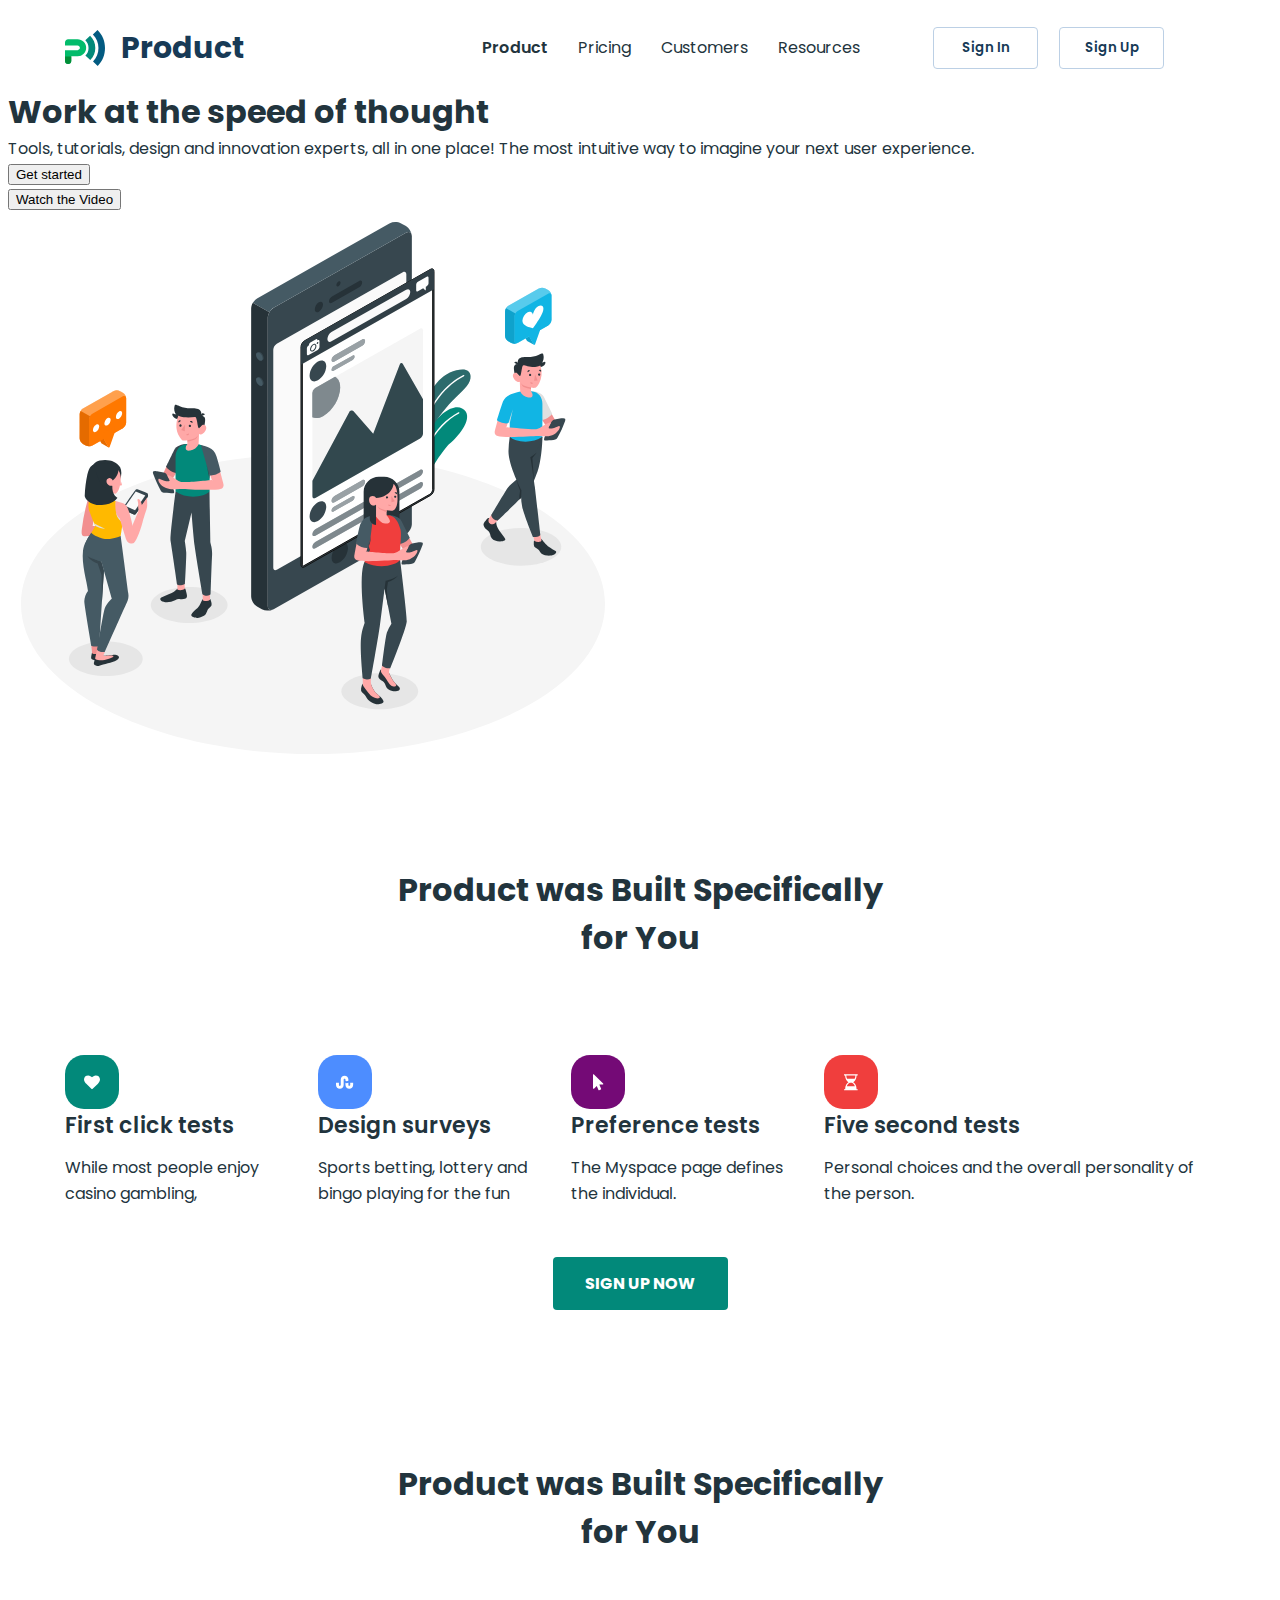
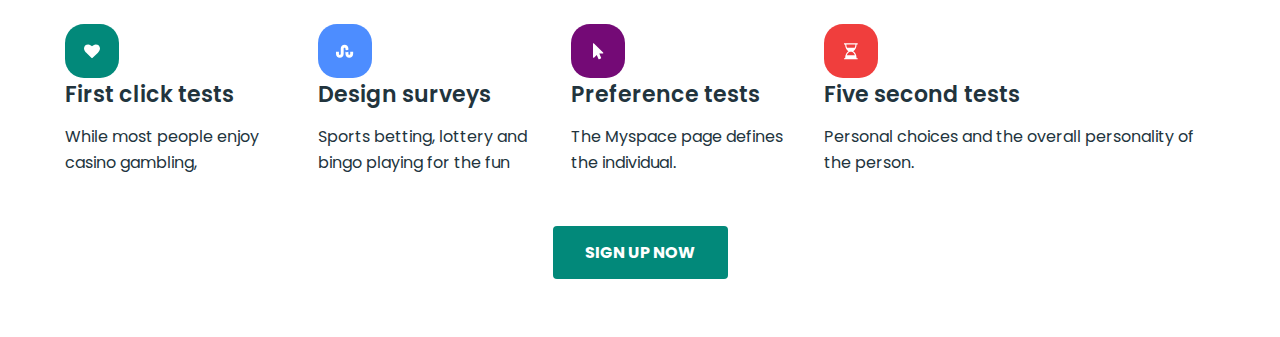
<file: index.html>
<!DOCTYPE html>
<html lang="en">

<head>
  <meta charset="UTF-8">
  <meta name="viewport" content="width=device-width, initial-scale=1.0">
  <title>Business promotion</title>
  <link rel="stylesheet" href="https://cdnjs.cloudflare.com/ajax/libs/modern-normalize/3.0.1/modern-normalize.min.css"
    integrity="sha512-q6WgHqiHlKyOqslT/lgBgodhd03Wp4BEqKeW6nNtlOY4quzyG3VoQKFrieaCeSnuVseNKRGpGeDU3qPmabCANg=="
    crossorigin="anonymous" referrerpolicy="no-referrer" />
  <link rel="preconnect" href="https://fonts.googleapis.com">
  <link rel="preconnect" href="https://fonts.gstatic.com" crossorigin>
  <link
    href="https://fonts.googleapis.com/css2?family=Inter:ital,opsz,wght@0,14..32,100..900;1,14..32,100..900&family=Montserrat:ital,wght@0,100..900;1,100..900&family=Poppins:wght@400;500;600;700&family=Roboto:ital,wght@400;500;700;900&display=swap"
    rel="stylesheet">
  <link rel="stylesheet" href="./css/styles.css">
</head>

<body>
  <!-- HEADER -->
  <header class="header">
    <div class="container header-container">
      <a class="header-logo" href="./index.html">
        <img src="./images/logo.svg" alt="Logo" width="40" height="36">
        Product
      </a>
      <nav class="header-nav">

        <ul class="header-nav-list">
          <li class="header-nav-item"><a class="header-nav-link current" href="./index.html">Product</a></li>
          <li class="header-nav-item"><a class="header-nav-link" href="">Pricing</a></li>
          <li class="header-nav-item"><a class="header-nav-link" href="./customers.html">Customers</a></li>
          <li class="header-nav-item"><a class="header-nav-link" href="">Resources</a></li>
        </ul>

      </nav>

      <ul class="header-btn-list">
        <li class="header-btn-item"><button class="header-btn" type="button">Sign In</button></li>
        <li class="header-btn-item"><button class="header-btn" type="button">Sign Up</button></li>
      </ul>

    </div>
  </header>

  <main>
    <!-- HERO SECTION  -->

    <section>
      <h1>Work at the speed of thought</h1>
      <p>Tools, tutorials, design and innovation experts, all in one place! The most intuitive way to imagine your next
        user experience.</p>
      <ul>
        <li><button type="button">Get started</button></li>
        <li><button type="button">Watch the Video</button></li>
      </ul>
      <img src="./images/hero-img.svg" alt="hero img" width="610" height="555">
    </section>


    <section class="product">
      <div class="container">
        <h2 class="product-title">Product was Built Specifically for You</h2>
        <ul class="product-list">
          <li class="product-item">
            <div class="product-icon-box">
              <svg width="11" height="18">
                <use href="./images/icons.svg#icon-cursor"></use>
              </svg>
            </div>
            <h3 class="product-item-title">First click tests</h3>
            <p class="product-item-text">While most people enjoy casino gambling,</p>
          </li>
          <li class="product-item">
            <div class="product-icon-box">
              <svg width="18" height="18">
                <use href="./images/icons.svg#icon-wave"></use>
              </svg>
            </div>
            <h3 class="product-item-title">Design surveys</h3>
            <p class="product-item-text">Sports betting, lottery and bingo playing for the fun</p>
          </li>
          <li class="product-item">
            <div class="product-icon-box">
              <svg width="16" height="18">
                <use href="./images/icons.svg#icon-heart"></use>
              </svg>
            </div>
            <h3 class="product-item-title">Preference tests</h3>
            <p class="product-item-text">The Myspace page defines the individual.</p>
          </li>
          <li class="product-item">
            <div class="product-icon-box">
              <svg width="14" height="18">
                <use href="./images/icons.svg#icon-clock"></use>
              </svg>
            </div>
            <h3 class="product-item-title">Five second tests</h3>
            <p class="product-item-text">Personal choices and the overall personality of the person. </p>
          </li>
        </ul>
        <button type="button" class="product-btn">sign up now</button>
      </div>
    </section>

    <section class="product">
      <div class="container">
        <h2 class="product-title">Product was Built Specifically for You</h2>
        <ul class="product-list">
          <li class="product-item">

            <h3 class="product-item-title">First click tests</h3>
            <p class="product-item-text">While most people enjoy casino gambling,</p>
          </li>
          <li class="product-item">

            <h3 class="product-item-title">Design surveys</h3>
            <p class="product-item-text">Sports betting, lottery and bingo playing for the fun</p>
          </li>
          <li class="product-item">

            <h3 class="product-item-title">Preference tests</h3>
            <p class="product-item-text">The Myspace page defines the individual.</p>
          </li>
          <li class="product-item">

            <h3 class="product-item-title">Five second tests</h3>
            <p class="product-item-text">Personal choices and the overall personality of the person. </p>
          </li>
        </ul>
        <button type="button" class="product-btn">sign up now</button>
      </div>
    </section>

    <!-- <section>
     <div class="container">
        <h2></h2>
        <p></p>
        <ul>
          <li>
            <h3></h3>
            <p></p>
            <h4></h4>
            <ul>
              <li></li>
              <li></li>
              <li></li>
            </ul>
            <button type="button"></button>
          </li>
          <li></li>
          <li></li>
        </ul>
     </div>
    </section> -->
  </main>

  <footer></footer>
</body>

</html>
</file>
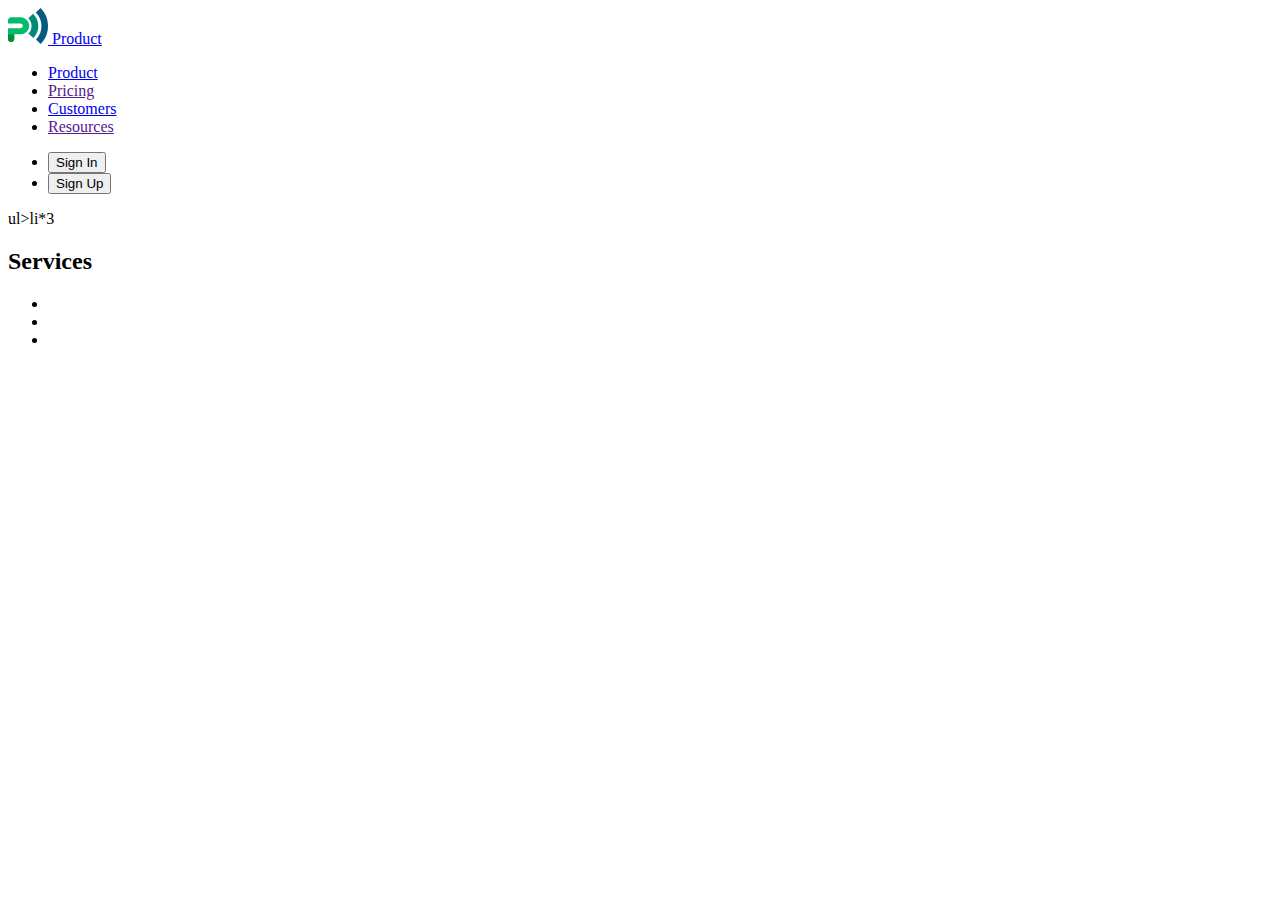
<file: customers.html>
<!DOCTYPE html>
<html lang="en">
<head>
  <meta charset="UTF-8">
  <meta name="viewport" content="width=device-width, initial-scale=1.0">
  <title>Business promotion - Customers</title>
</head>
<body>
  <header>
    <a href="./index.html">
      <img src="./images/logo.svg" alt="Logo" width="40" height="36">
      Product
    </a>
    <nav>
      <ul>
        <li><a href="./index.html">Product</a></li>
        <li><a href="">Pricing</a></li>
        <li><a href="./customers.html">Customers</a></li>
        <li><a href="">Resources</a></li>
      </ul>
    </nav>
    <ul>
      <li><button type="button">Sign In</button></li>
      <li><button type="button">Sign Up</button></li>
    </ul>
  </header>

  ul>li*3
</body>
</html>

<section>
  <h2>Services</h2>
  <ul>
    <li></li>
    <li></li>
    <li></li>
  </ul>
</section>
</file>
<file: css/styles.css>
body {
        font-family: "Poppins", sans-serif;
        color: #22343d;
        background-color: #fff;
}

ul,
ol {
        list-style: none;
        padding-left: 0;
        margin: 0;
}

a {
        text-decoration: none;
        color: inherit;
}

h1,
h2,
h3,
h4,
h5,
h6,
p {
        margin: 0;
}

button {
        cursor: pointer;
}

img {
        display: block;
}

.container {
        width: 1150px;
        padding: 0 20px;
        margin: 0 auto;
}

/* HEADER  */

.header {
}

.header-container {
        display: flex;
        align-items: center;
}
.header-logo {
        display: flex;
        align-items: center;
        gap: 16px;
        margin-right: 237px;
        font-weight: 700;
        font-size: 30px;
        line-height: 0.93;
        color: #173a56;
}
.header-nav {
        margin-right: 73px;
}
.header-nav-list {
        display: flex;
        gap: 30px;
}
.header-nav-item {
}
.header-nav-link {
        display: block;
        padding: 26px 0;
        line-height: 1.75;
        color: #22343d;
}
.current {
        font-weight: 600;
}
.header-btn-list {
        display: flex;
        gap: 21px;
}
.header-btn-item {
}
.header-btn {
        border: 1px solid #bcd0e5;
        border-radius: 4px;
        min-width: 105px;
        height: 42px;
        font-family: inherit;
        font-weight: 600;
        text-align: center;
        color: #173a56;
        background-color: transparent;
}

.header-btn:hover,
.header-btn:focus {
        color: #fff;
        background-color: #02897a;
        border: none;
}

/* PRODUCT  */
.product {
        padding-top: 100px;
        padding-bottom: 50px;
}
.product-title {
        font-size: 32px;
        text-align: center;
        max-width: 505px;
        margin: 0 auto 50px auto;
}
.product-list {
        display: flex;
        /* gap: 30px; */
        margin-bottom: 50px;
}
.product-item:not(:last-child) {
        margin-right: 30px;
        width: calc((100% - 90px) / 4);
}

/* .product-item:nth-child(1) .product-icon-box {
        background-color:  #02897a;
}
.product-item:nth-child(2) .product-icon-box {
        background-color:   #4d8dff;
}
.product-item:nth-child(3) .product-icon-box {
        background-color:  #740a76;
}
.product-item:nth-child(4) .product-icon-box {
        background-color:  #f03e3d;
} */

/* .product-icon-box {
        display: flex;
        align-items: center;
        justify-content: center;
        border-radius: 19px;
        width: 54px;
        height: 54px;
       
} */
.product-item-title {
        margin-top: 18px;
        margin-bottom: 13px;
        font-weight: 600;
        font-size: 22px;
}
.product-item-text {
        line-height: 1.63;
        color: #22343d;
}

.product-btn {
        border-radius: 4px;
        min-width: 175px;
        height: 53px;
        background-color: #02897a;
        font-family: inherit;
        font-weight: 700;
        font-size: 16px;
        color: #fff;
        border: none;
        text-transform: uppercase;
        margin: 0 auto;
        display: block;
}

.product-item-title::before {
        content: "";
        border-radius: 19px;
        width: 54px;
        height: 54px;
        background: #02897a;
        display: block;
        background-repeat: no-repeat;
        background-position: center;
}

.product-item:nth-child(1) .product-item-title::before {
        background-color:  #02897a;
        background-image: url(../images/pr-icon-1.svg);
}
.product-item:nth-child(2) .product-item-title::before {
        background-color:   #4d8dff;
        background-image: url(../images/pr-icon-2.svg);
}
.product-item:nth-child(3) .product-item-title::before {
        background-color:  #740a76;
        background-image: url(../images/pr-icon-3.svg);
}
.product-item:nth-child(4) .product-item-title::before{
        background-color:  #f03e3d;
        background-image: url(../images/pr-icon-4.svg);
}
</file>
